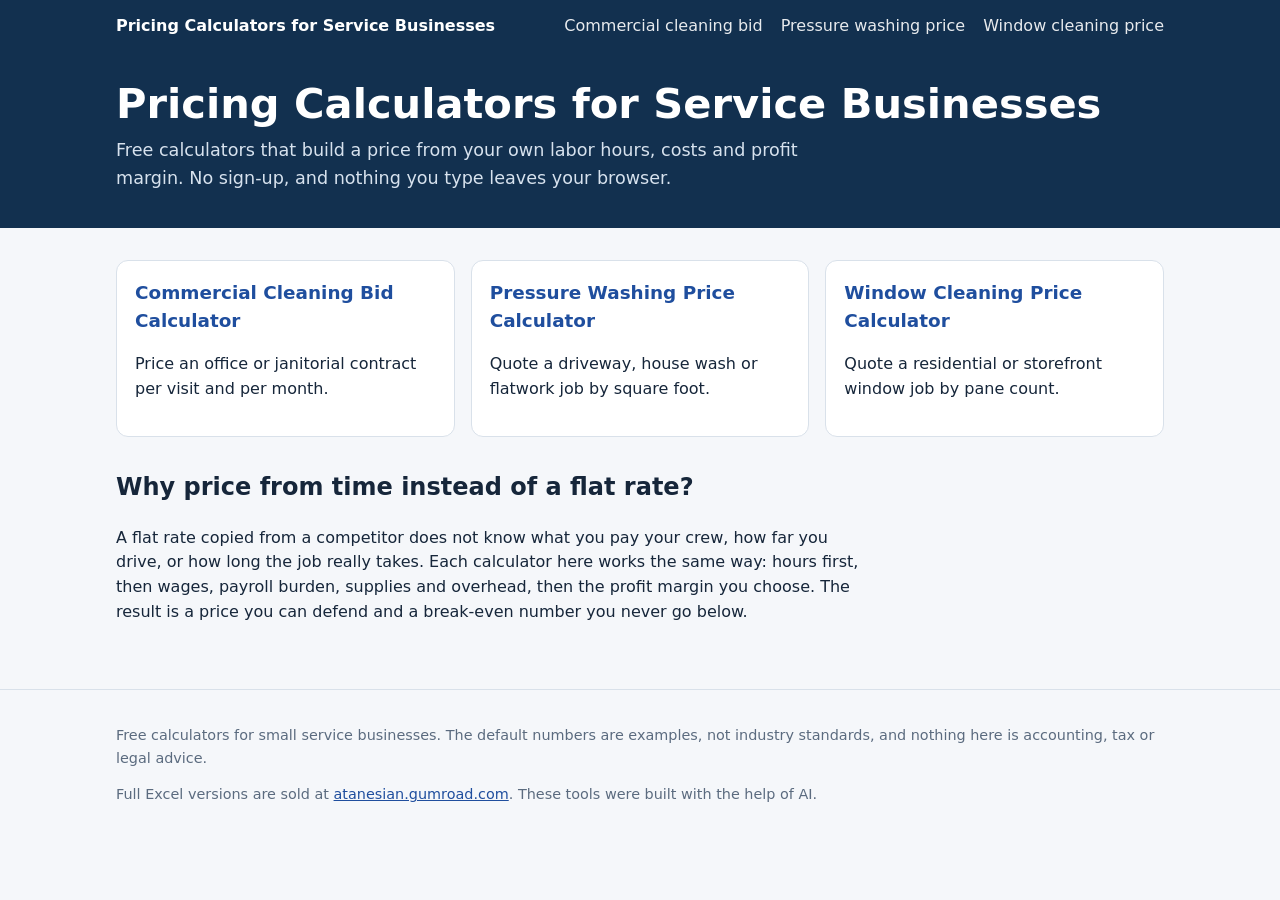
<file: index.html>
<!doctype html>
<html lang="en">
<head>
<meta charset="utf-8">
<meta name="viewport" content="width=device-width, initial-scale=1">
<title>Pricing Calculators for Service Businesses - Free Bid and Quote Tools</title>
<meta name="description" content="Free bid and quote calculators for cleaning and other service businesses. Build a price from labor hours, costs and profit margin.">
<link rel="canonical" href="https://atanesiand-stack.github.io/tools/">
<meta property="og:title" content="Pricing Calculators for Service Businesses - Free Bid and Quote Tools">
<meta property="og:description" content="Free bid and quote calculators for cleaning and other service businesses. Build a price from labor hours, costs and profit margin.">
<meta property="og:type" content="website">
<meta property="og:url" content="https://atanesiand-stack.github.io/tools/">
<link rel="stylesheet" href="style.css">
</head>
<body>
<header class="site"><div class="wrap"><a href="">Pricing Calculators for Service Businesses</a><nav aria-label="Calculators"><a href="commercial-cleaning-bid-calculator/">Commercial cleaning bid</a><a href="pressure-washing-price-calculator/">Pressure washing price</a><a href="window-cleaning-price-calculator/">Window cleaning price</a></nav></div></header>
<div class="hero"><div class="wrap"><h1>Pricing Calculators for Service Businesses</h1>
<p>Free calculators that build a price from your own labor hours, costs and profit margin. No sign-up, and nothing you type leaves your browser.</p></div></div>
<main><div class="wrap"><div class="tools"><a class="card" href="commercial-cleaning-bid-calculator/"><h2>Commercial Cleaning Bid Calculator</h2><p>Price an office or janitorial contract per visit and per month.</p></a><a class="card" href="pressure-washing-price-calculator/"><h2>Pressure Washing Price Calculator</h2><p>Quote a driveway, house wash or flatwork job by square foot.</p></a><a class="card" href="window-cleaning-price-calculator/"><h2>Window Cleaning Price Calculator</h2><p>Quote a residential or storefront window job by pane count.</p></a></div>
<div class="prose"><h2>Why price from time instead of a flat rate?</h2>
<p>A flat rate copied from a competitor does not know what you pay your crew, how far you drive, or how long the job really takes. Each calculator here works the same way: hours first, then wages, payroll burden, supplies and overhead, then the profit margin you choose. The result is a price you can defend and a break-even number you never go below.</p></div>
</div></main>
<footer><div class="wrap">
<p>Free calculators for small service businesses. The default numbers are examples, not industry standards, and nothing here is accounting, tax or legal advice.</p>
<p>Full Excel versions are sold at <a href="https://atanesian.gumroad.com">atanesian.gumroad.com</a>. These tools were built with the help of AI.</p>
</div></footer>
</body>
</html>
</file>
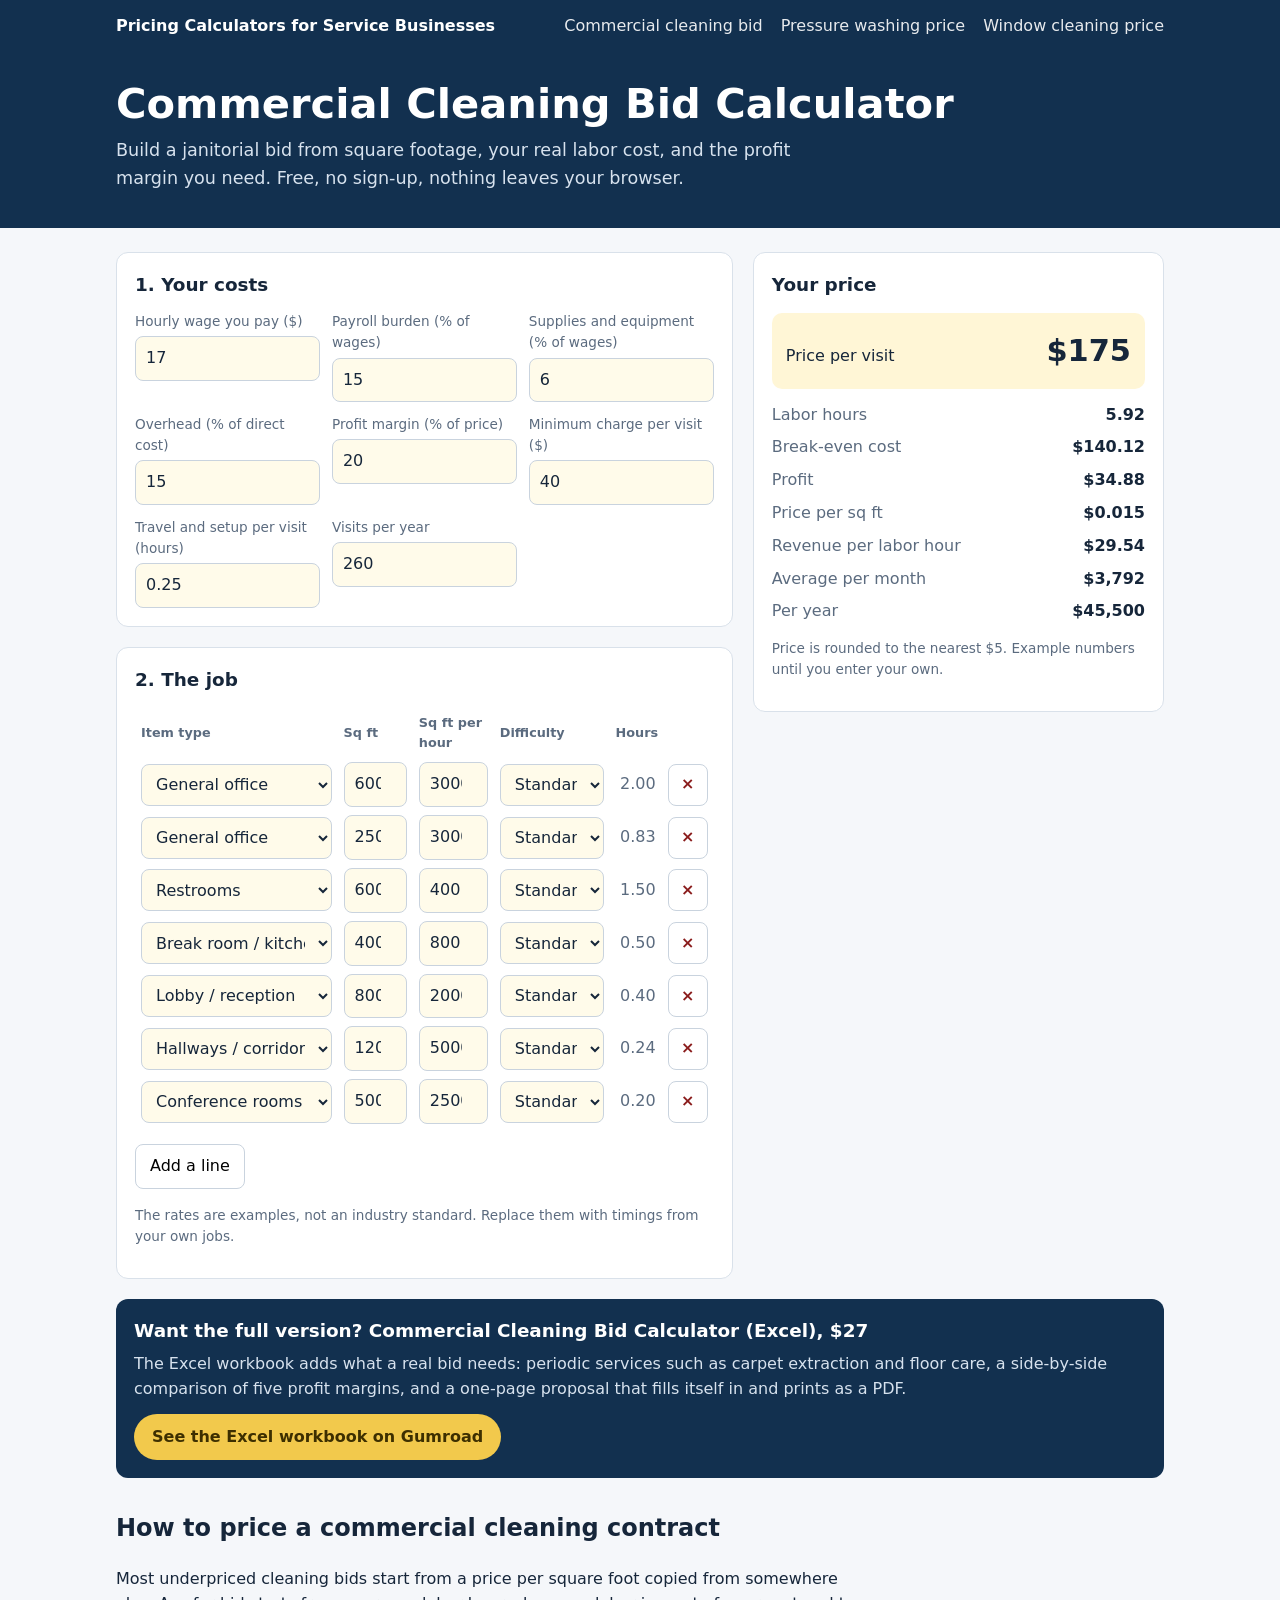
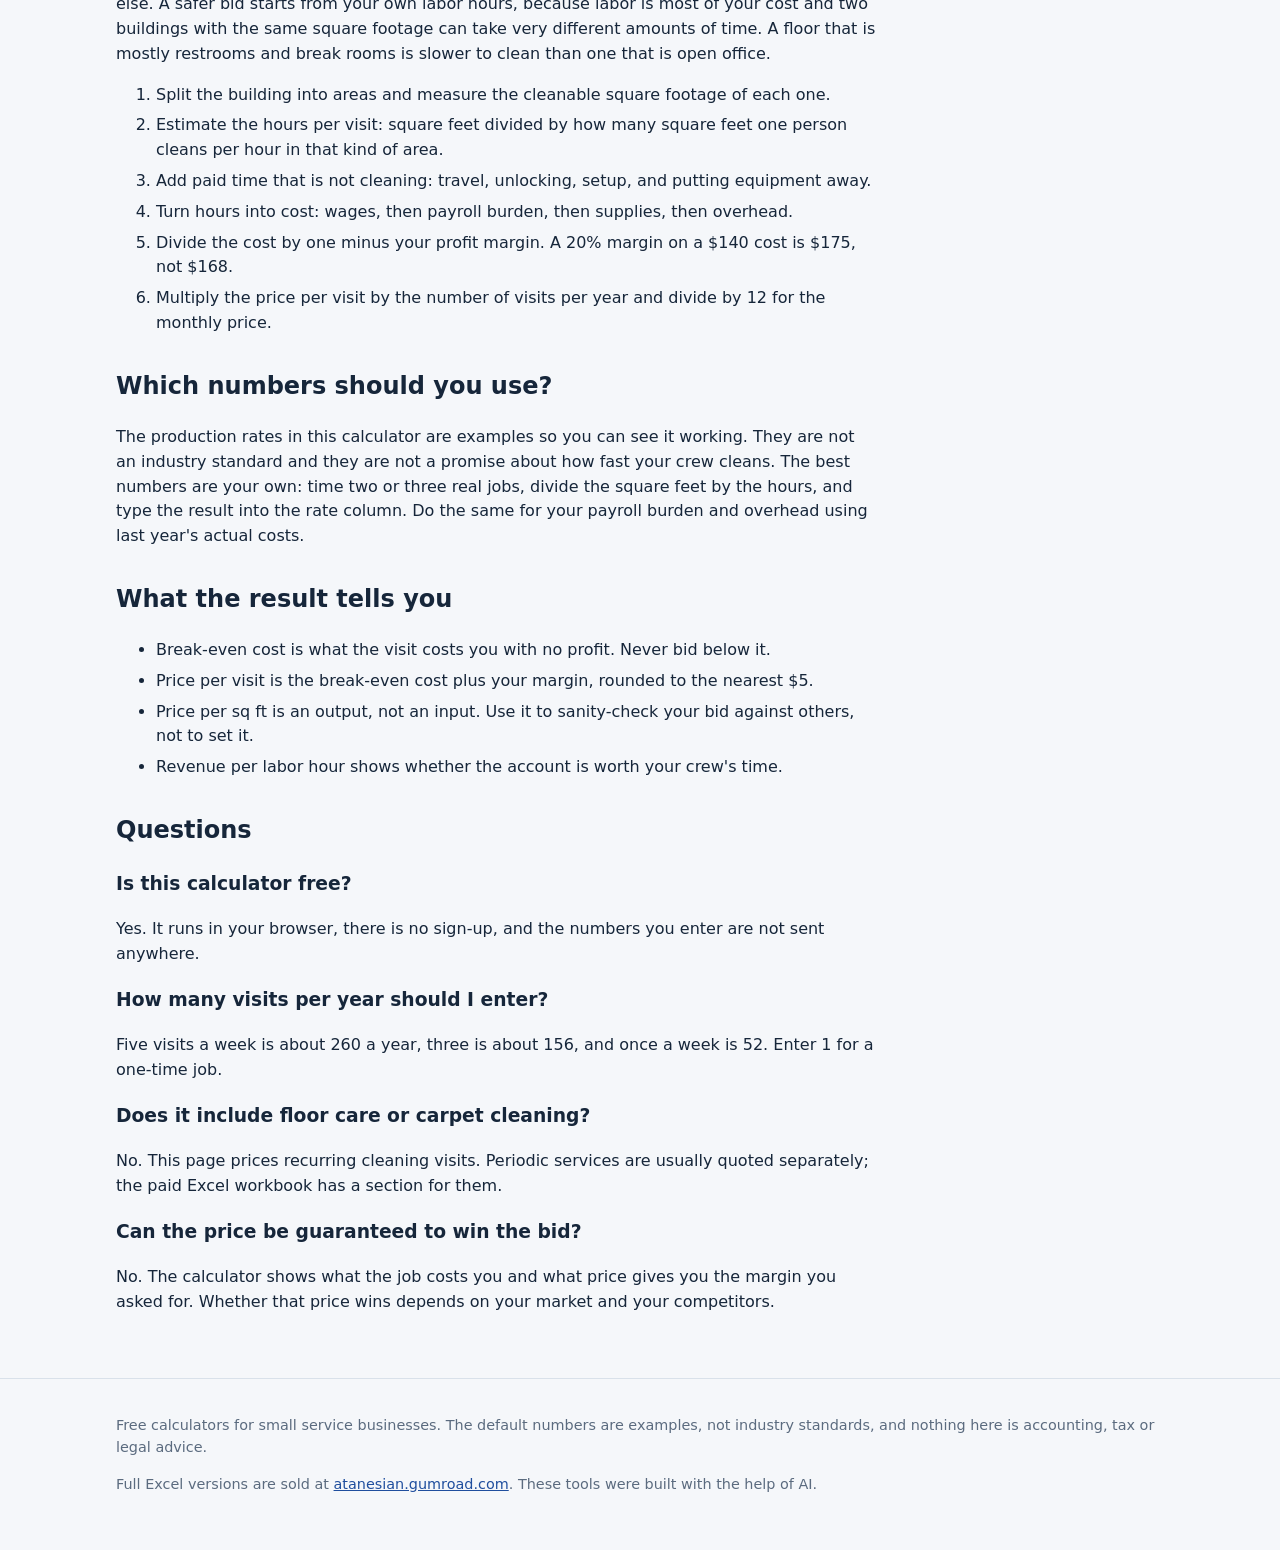
<file: commercial-cleaning-bid-calculator/index.html>
<!doctype html>
<html lang="en">
<head>
<meta charset="utf-8">
<meta name="viewport" content="width=device-width, initial-scale=1">
<title>Free Commercial Cleaning Bid Calculator (Price per Visit and per Month)</title>
<meta name="description" content="Free commercial cleaning bid calculator. Enter square footage by area, your labor cost, overhead and profit margin to get a price per visit, per month and per square foot.">
<link rel="canonical" href="https://atanesiand-stack.github.io/tools/commercial-cleaning-bid-calculator/">
<meta property="og:title" content="Free Commercial Cleaning Bid Calculator (Price per Visit and per Month)">
<meta property="og:description" content="Free commercial cleaning bid calculator. Enter square footage by area, your labor cost, overhead and profit margin to get a price per visit, per month and per square foot.">
<meta property="og:type" content="website">
<meta property="og:url" content="https://atanesiand-stack.github.io/tools/commercial-cleaning-bid-calculator/">
<link rel="stylesheet" href="../style.css">
<script type="application/ld+json">[{"@context": "https://schema.org", "@type": "WebApplication", "name": "Commercial Cleaning Bid Calculator", "url": "https://atanesiand-stack.github.io/tools/commercial-cleaning-bid-calculator/", "applicationCategory": "BusinessApplication", "operatingSystem": "Any", "description": "Free commercial cleaning bid calculator. Enter square footage by area, your labor cost, overhead and profit margin to get a price per visit, per month and per square foot.", "offers": {"@type": "Offer", "price": "0", "priceCurrency": "USD"}}, {"@context": "https://schema.org", "@type": "FAQPage", "mainEntity": [{"@type": "Question", "name": "Is this calculator free?", "acceptedAnswer": {"@type": "Answer", "text": "Yes. It runs in your browser, there is no sign-up, and the numbers you enter are not sent anywhere."}}, {"@type": "Question", "name": "How many visits per year should I enter?", "acceptedAnswer": {"@type": "Answer", "text": "Five visits a week is about 260 a year, three is about 156, and once a week is 52. Enter 1 for a one-time job."}}, {"@type": "Question", "name": "Does it include floor care or carpet cleaning?", "acceptedAnswer": {"@type": "Answer", "text": "No. This page prices recurring cleaning visits. Periodic services are usually quoted separately; the paid Excel workbook has a section for them."}}, {"@type": "Question", "name": "Can the price be guaranteed to win the bid?", "acceptedAnswer": {"@type": "Answer", "text": "No. The calculator shows what the job costs you and what price gives you the margin you asked for. Whether that price wins depends on your market and your competitors."}}]}]</script>
</head>
<body>
<header class="site"><div class="wrap"><a href="../">Pricing Calculators for Service Businesses</a><nav aria-label="Calculators"><a href="../commercial-cleaning-bid-calculator/">Commercial cleaning bid</a><a href="../pressure-washing-price-calculator/">Pressure washing price</a><a href="../window-cleaning-price-calculator/">Window cleaning price</a></nav></div></header>
<div class="hero"><div class="wrap"><h1>Commercial Cleaning Bid Calculator</h1><p>Build a janitorial bid from square footage, your real labor cost, and the profit margin you need. Free, no sign-up, nothing leaves your browser.</p></div></div>
<main><div class="wrap">
<form class="grid" novalidate>
<div>
<section class="card" aria-labelledby="h-costs"><h2 id="h-costs">1. Your costs</h2><div class="fields"><div><label for="wage">Hourly wage you pay ($)</label><input id="wage" type="number" min="0" step="0.5" inputmode="decimal" value="17"></div><div><label for="burden">Payroll burden (% of wages)</label><input id="burden" type="number" min="0" step="1" inputmode="decimal" value="15"></div><div><label for="supplies">Supplies and equipment (% of wages)</label><input id="supplies" type="number" min="0" step="1" inputmode="decimal" value="6"></div><div><label for="overhead">Overhead (% of direct cost)</label><input id="overhead" type="number" min="0" step="1" inputmode="decimal" value="15"></div><div><label for="margin">Profit margin (% of price)</label><input id="margin" type="number" min="0" step="1" inputmode="decimal" value="20"></div><div><label for="minimum">Minimum charge per visit ($)</label><input id="minimum" type="number" min="0" step="5" inputmode="decimal" value="40"></div><div><label for="travel">Travel and setup per visit (hours)</label><input id="travel" type="number" min="0" step="0.05" inputmode="decimal" value="0.25"></div><div><label for="visits">Visits per year</label><input id="visits" type="number" min="0" step="1" inputmode="decimal" value="260"></div></div></section>
<section class="card" style="margin-top:20px" aria-labelledby="h-lines"><h2 id="h-lines">2. The job</h2>
<div class="tablewrap"><table><thead><tr><th>Item type</th><th>Sq ft</th><th>Sq ft per hour</th><th>Difficulty</th><th class="num">Hours</th><th></th></tr></thead><tbody id="lines"></tbody></table></div>
<p><button type="button" id="add-line">Add a line</button></p>
<p class="note">The rates are examples, not an industry standard. Replace them with timings from your own jobs.</p></section>
</div>
<aside class="card results" aria-live="polite" aria-labelledby="h-result"><h2 id="h-result">Your price</h2>
<div class="price"><span>Price per visit</span><strong id="r-price">$0</strong></div>
<p class="note" id="r-min" hidden>Your minimum charge applies to this visit.</p>
<dl>
<dt>Labor hours</dt><dd id="r-hours">0</dd>
<dt>Break-even cost</dt><dd id="r-breakeven">$0</dd>
<dt>Profit</dt><dd id="r-profit">$0</dd>
<dt>Price per sq ft</dt><dd id="r-unit">-</dd>
<dt>Revenue per labor hour</dt><dd id="r-hour">-</dd>
<dt>Average per month</dt><dd id="r-month">$0</dd>
<dt>Per year</dt><dd id="r-year">$0</dd>
</dl>
<p class="note">Price is rounded to the nearest $5. Example numbers until you enter your own.</p>
</aside>
</form>
<section class="cta" aria-labelledby="h-cta"><h2 id="h-cta">Want the full version? Commercial Cleaning Bid Calculator (Excel), $27</h2>
<p>The Excel workbook adds what a real bid needs: periodic services such as carpet extraction and floor care, a side-by-side comparison of five profit margins, and a one-page proposal that fills itself in and prints as a PDF.</p><a class="btn" href="https://atanesian.gumroad.com/l/commercial-cleaning-bid-calculator">See the Excel workbook on Gumroad</a></section>
<div class="prose">
<h2>How to price a commercial cleaning contract</h2>
<p>Most underpriced cleaning bids start from a price per square foot copied from somewhere else. A safer bid starts from your own labor hours, because labor is most of your cost and two buildings with the same square footage can take very different amounts of time. A floor that is mostly restrooms and break rooms is slower to clean than one that is open office.</p>
<ol><li>Split the building into areas and measure the cleanable square footage of each one.</li><li>Estimate the hours per visit: square feet divided by how many square feet one person cleans per hour in that kind of area.</li><li>Add paid time that is not cleaning: travel, unlocking, setup, and putting equipment away.</li><li>Turn hours into cost: wages, then payroll burden, then supplies, then overhead.</li><li>Divide the cost by one minus your profit margin. A 20% margin on a $140 cost is $175, not $168.</li><li>Multiply the price per visit by the number of visits per year and divide by 12 for the monthly price.</li></ol>
<h2>Which numbers should you use?</h2>
<p>The production rates in this calculator are examples so you can see it working. They are not an industry standard and they are not a promise about how fast your crew cleans. The best numbers are your own: time two or three real jobs, divide the square feet by the hours, and type the result into the rate column. Do the same for your payroll burden and overhead using last year&#x27;s actual costs.</p>
<h2>What the result tells you</h2>
<ul><li>Break-even cost is what the visit costs you with no profit. Never bid below it.</li><li>Price per visit is the break-even cost plus your margin, rounded to the nearest $5.</li><li>Price per sq ft is an output, not an input. Use it to sanity-check your bid against others, not to set it.</li><li>Revenue per labor hour shows whether the account is worth your crew&#x27;s time.</li></ul>
<h2>Questions</h2>
<h3>Is this calculator free?</h3><p>Yes. It runs in your browser, there is no sign-up, and the numbers you enter are not sent anywhere.</p><h3>How many visits per year should I enter?</h3><p>Five visits a week is about 260 a year, three is about 156, and once a week is 52. Enter 1 for a one-time job.</p><h3>Does it include floor care or carpet cleaning?</h3><p>No. This page prices recurring cleaning visits. Periodic services are usually quoted separately; the paid Excel workbook has a section for them.</p><h3>Can the price be guaranteed to win the bid?</h3><p>No. The calculator shows what the job costs you and what price gives you the margin you asked for. Whether that price wins depends on your market and your competitors.</p>
</div>
</div></main>
<script type="application/json" id="calc-config">{"rate_mode": "units_per_hour", "qty_label": "Sq ft", "rate_label": "Sq ft per hour", "item_types": [["General office", 3000], ["Restrooms", 400], ["Break room / kitchenette", 800], ["Lobby / reception", 2000], ["Hallways / corridors", 5000], ["Conference rooms", 2500], ["Stairwells", 1500], ["Medical / exam rooms", 800], ["Retail sales floor", 4000], ["Warehouse / light sweep", 8000]], "difficulty": [["Standard", 1.0], ["Heavy traffic", 1.2], ["Initial deep clean", 1.5]], "example_lines": [[0, 6000, 0], [0, 2500, 0], [1, 600, 0], [2, 400, 0], [3, 800, 0], [4, 1200, 0], [5, 500, 0]]}</script>
<script src="../app.js"></script>
<footer><div class="wrap">
<p>Free calculators for small service businesses. The default numbers are examples, not industry standards, and nothing here is accounting, tax or legal advice.</p>
<p>Full Excel versions are sold at <a href="https://atanesian.gumroad.com">atanesian.gumroad.com</a>. These tools were built with the help of AI.</p>
</div></footer>
</body>
</html>
</file>
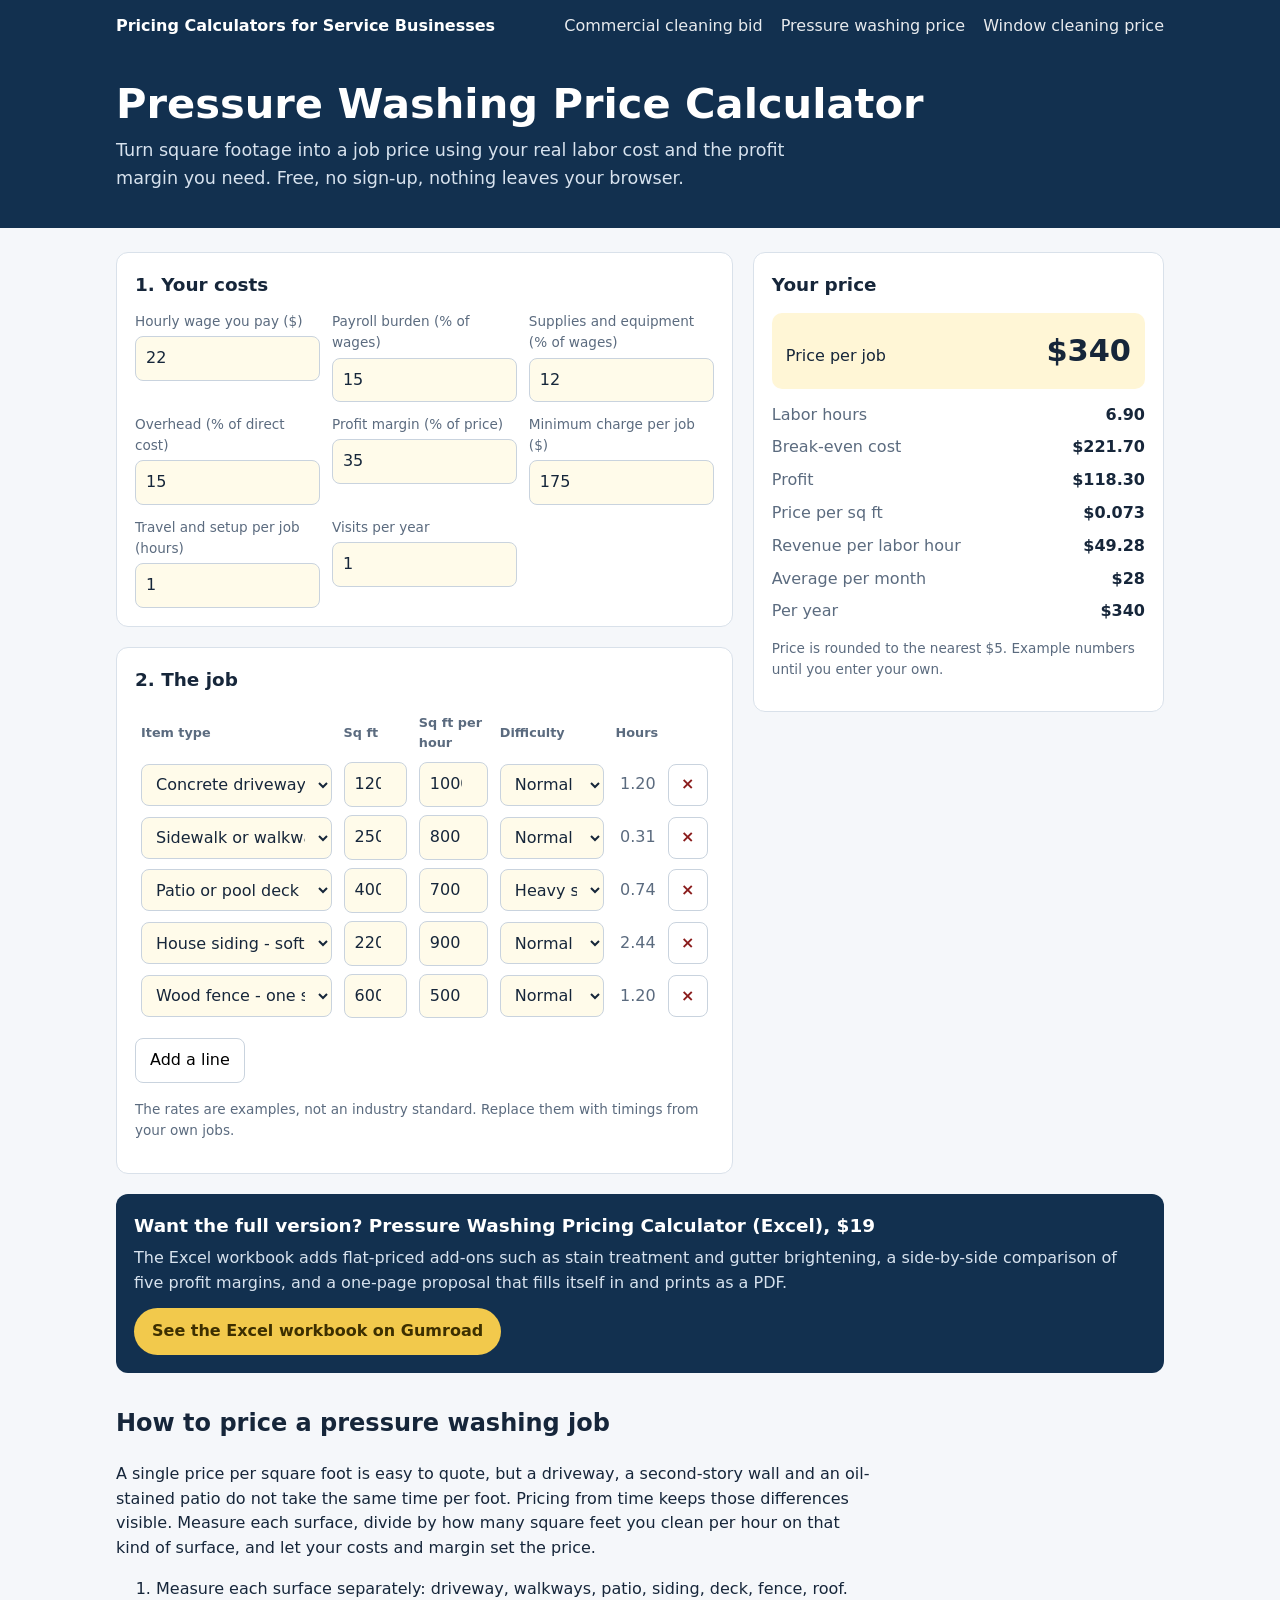
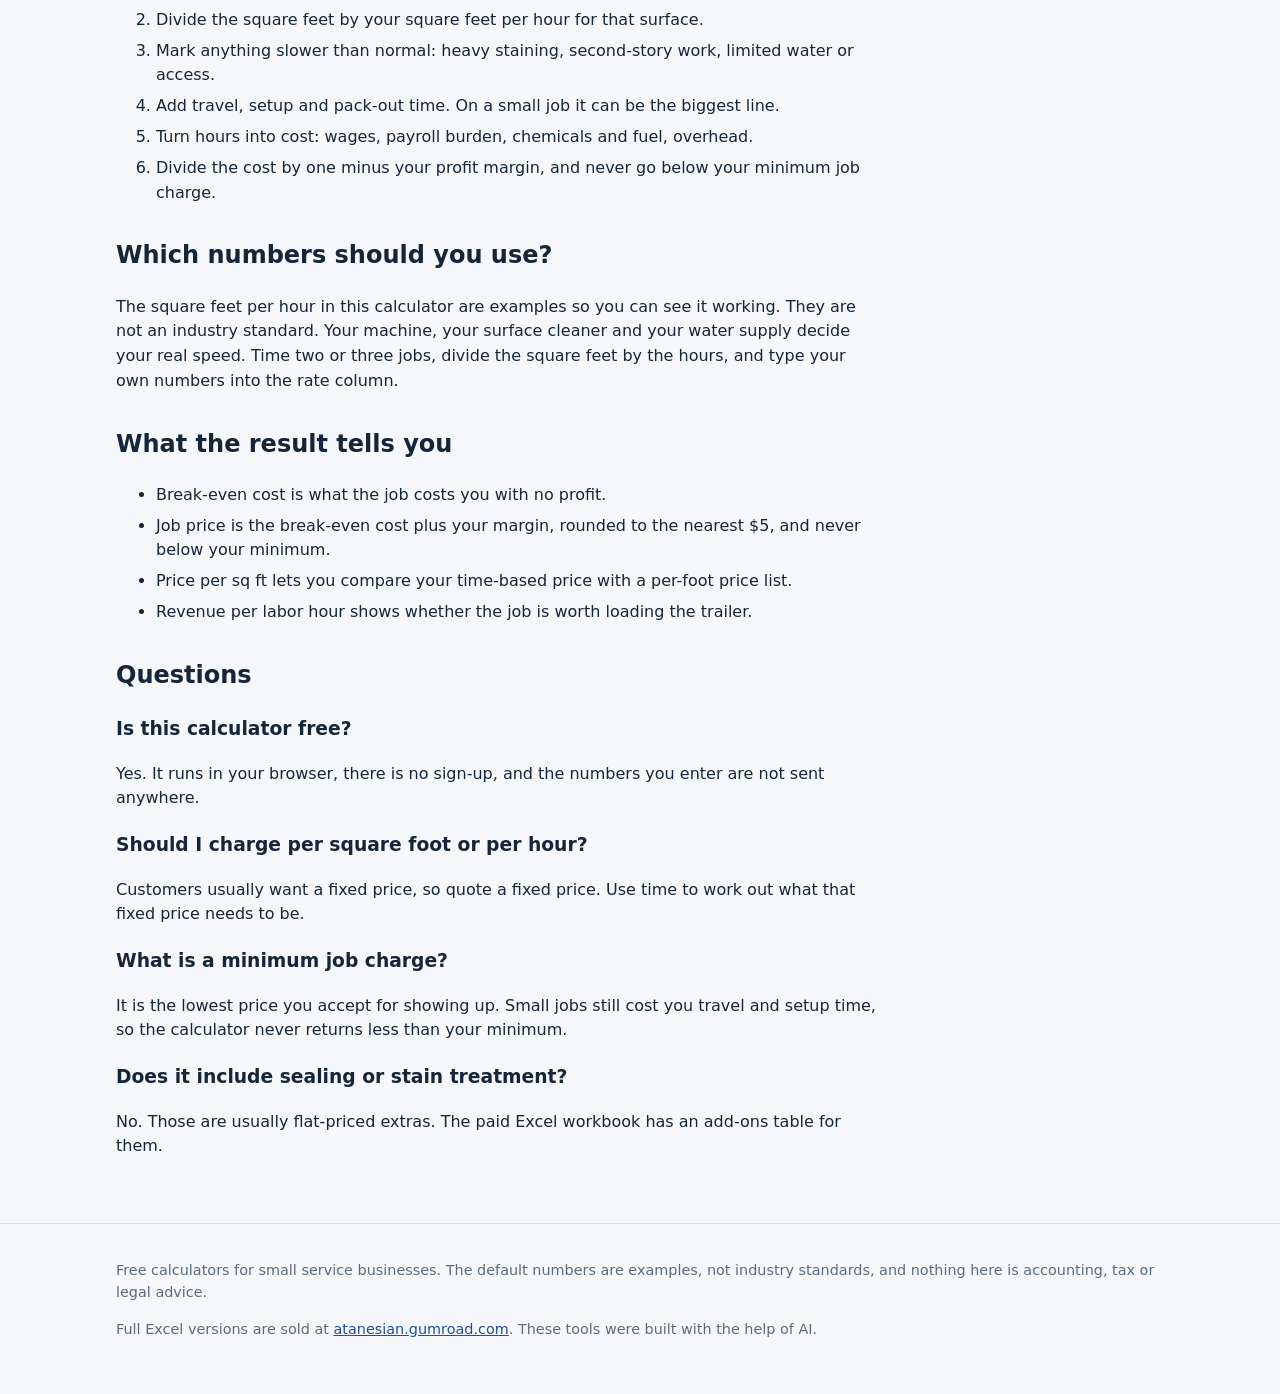
<file: pressure-washing-price-calculator/index.html>
<!doctype html>
<html lang="en">
<head>
<meta charset="utf-8">
<meta name="viewport" content="width=device-width, initial-scale=1">
<title>Free Pressure Washing Price Calculator (Quote by Square Foot)</title>
<meta name="description" content="Free pressure washing price calculator. Enter square footage by surface, your labor cost and profit margin to get a job price, price per square foot and revenue per hour.">
<link rel="canonical" href="https://atanesiand-stack.github.io/tools/pressure-washing-price-calculator/">
<meta property="og:title" content="Free Pressure Washing Price Calculator (Quote by Square Foot)">
<meta property="og:description" content="Free pressure washing price calculator. Enter square footage by surface, your labor cost and profit margin to get a job price, price per square foot and revenue per hour.">
<meta property="og:type" content="website">
<meta property="og:url" content="https://atanesiand-stack.github.io/tools/pressure-washing-price-calculator/">
<link rel="stylesheet" href="../style.css">
<script type="application/ld+json">[{"@context": "https://schema.org", "@type": "WebApplication", "name": "Pressure Washing Price Calculator", "url": "https://atanesiand-stack.github.io/tools/pressure-washing-price-calculator/", "applicationCategory": "BusinessApplication", "operatingSystem": "Any", "description": "Free pressure washing price calculator. Enter square footage by surface, your labor cost and profit margin to get a job price, price per square foot and revenue per hour.", "offers": {"@type": "Offer", "price": "0", "priceCurrency": "USD"}}, {"@context": "https://schema.org", "@type": "FAQPage", "mainEntity": [{"@type": "Question", "name": "Is this calculator free?", "acceptedAnswer": {"@type": "Answer", "text": "Yes. It runs in your browser, there is no sign-up, and the numbers you enter are not sent anywhere."}}, {"@type": "Question", "name": "Should I charge per square foot or per hour?", "acceptedAnswer": {"@type": "Answer", "text": "Customers usually want a fixed price, so quote a fixed price. Use time to work out what that fixed price needs to be."}}, {"@type": "Question", "name": "What is a minimum job charge?", "acceptedAnswer": {"@type": "Answer", "text": "It is the lowest price you accept for showing up. Small jobs still cost you travel and setup time, so the calculator never returns less than your minimum."}}, {"@type": "Question", "name": "Does it include sealing or stain treatment?", "acceptedAnswer": {"@type": "Answer", "text": "No. Those are usually flat-priced extras. The paid Excel workbook has an add-ons table for them."}}]}]</script>
</head>
<body>
<header class="site"><div class="wrap"><a href="../">Pricing Calculators for Service Businesses</a><nav aria-label="Calculators"><a href="../commercial-cleaning-bid-calculator/">Commercial cleaning bid</a><a href="../pressure-washing-price-calculator/">Pressure washing price</a><a href="../window-cleaning-price-calculator/">Window cleaning price</a></nav></div></header>
<div class="hero"><div class="wrap"><h1>Pressure Washing Price Calculator</h1><p>Turn square footage into a job price using your real labor cost and the profit margin you need. Free, no sign-up, nothing leaves your browser.</p></div></div>
<main><div class="wrap">
<form class="grid" novalidate>
<div>
<section class="card" aria-labelledby="h-costs"><h2 id="h-costs">1. Your costs</h2><div class="fields"><div><label for="wage">Hourly wage you pay ($)</label><input id="wage" type="number" min="0" step="0.5" inputmode="decimal" value="22"></div><div><label for="burden">Payroll burden (% of wages)</label><input id="burden" type="number" min="0" step="1" inputmode="decimal" value="15"></div><div><label for="supplies">Supplies and equipment (% of wages)</label><input id="supplies" type="number" min="0" step="1" inputmode="decimal" value="12"></div><div><label for="overhead">Overhead (% of direct cost)</label><input id="overhead" type="number" min="0" step="1" inputmode="decimal" value="15"></div><div><label for="margin">Profit margin (% of price)</label><input id="margin" type="number" min="0" step="1" inputmode="decimal" value="35"></div><div><label for="minimum">Minimum charge per job ($)</label><input id="minimum" type="number" min="0" step="5" inputmode="decimal" value="175"></div><div><label for="travel">Travel and setup per job (hours)</label><input id="travel" type="number" min="0" step="0.05" inputmode="decimal" value="1"></div><div><label for="visits">Visits per year</label><input id="visits" type="number" min="0" step="1" inputmode="decimal" value="1"></div></div></section>
<section class="card" style="margin-top:20px" aria-labelledby="h-lines"><h2 id="h-lines">2. The job</h2>
<div class="tablewrap"><table><thead><tr><th>Item type</th><th>Sq ft</th><th>Sq ft per hour</th><th>Difficulty</th><th class="num">Hours</th><th></th></tr></thead><tbody id="lines"></tbody></table></div>
<p><button type="button" id="add-line">Add a line</button></p>
<p class="note">The rates are examples, not an industry standard. Replace them with timings from your own jobs.</p></section>
</div>
<aside class="card results" aria-live="polite" aria-labelledby="h-result"><h2 id="h-result">Your price</h2>
<div class="price"><span>Price per job</span><strong id="r-price">$0</strong></div>
<p class="note" id="r-min" hidden>Your minimum charge applies to this job.</p>
<dl>
<dt>Labor hours</dt><dd id="r-hours">0</dd>
<dt>Break-even cost</dt><dd id="r-breakeven">$0</dd>
<dt>Profit</dt><dd id="r-profit">$0</dd>
<dt>Price per sq ft</dt><dd id="r-unit">-</dd>
<dt>Revenue per labor hour</dt><dd id="r-hour">-</dd>
<dt>Average per month</dt><dd id="r-month">$0</dd>
<dt>Per year</dt><dd id="r-year">$0</dd>
</dl>
<p class="note">Price is rounded to the nearest $5. Example numbers until you enter your own.</p>
</aside>
</form>
<section class="cta" aria-labelledby="h-cta"><h2 id="h-cta">Want the full version? Pressure Washing Pricing Calculator (Excel), $19</h2>
<p>The Excel workbook adds flat-priced add-ons such as stain treatment and gutter brightening, a side-by-side comparison of five profit margins, and a one-page proposal that fills itself in and prints as a PDF.</p><a class="btn" href="https://atanesian.gumroad.com/l/pressure-washing-pricing-calculator">See the Excel workbook on Gumroad</a></section>
<div class="prose">
<h2>How to price a pressure washing job</h2>
<p>A single price per square foot is easy to quote, but a driveway, a second-story wall and an oil-stained patio do not take the same time per foot. Pricing from time keeps those differences visible. Measure each surface, divide by how many square feet you clean per hour on that kind of surface, and let your costs and margin set the price.</p>
<ol><li>Measure each surface separately: driveway, walkways, patio, siding, deck, fence, roof.</li><li>Divide the square feet by your square feet per hour for that surface.</li><li>Mark anything slower than normal: heavy staining, second-story work, limited water or access.</li><li>Add travel, setup and pack-out time. On a small job it can be the biggest line.</li><li>Turn hours into cost: wages, payroll burden, chemicals and fuel, overhead.</li><li>Divide the cost by one minus your profit margin, and never go below your minimum job charge.</li></ol>
<h2>Which numbers should you use?</h2>
<p>The square feet per hour in this calculator are examples so you can see it working. They are not an industry standard. Your machine, your surface cleaner and your water supply decide your real speed. Time two or three jobs, divide the square feet by the hours, and type your own numbers into the rate column.</p>
<h2>What the result tells you</h2>
<ul><li>Break-even cost is what the job costs you with no profit.</li><li>Job price is the break-even cost plus your margin, rounded to the nearest $5, and never below your minimum.</li><li>Price per sq ft lets you compare your time-based price with a per-foot price list.</li><li>Revenue per labor hour shows whether the job is worth loading the trailer.</li></ul>
<h2>Questions</h2>
<h3>Is this calculator free?</h3><p>Yes. It runs in your browser, there is no sign-up, and the numbers you enter are not sent anywhere.</p><h3>Should I charge per square foot or per hour?</h3><p>Customers usually want a fixed price, so quote a fixed price. Use time to work out what that fixed price needs to be.</p><h3>What is a minimum job charge?</h3><p>It is the lowest price you accept for showing up. Small jobs still cost you travel and setup time, so the calculator never returns less than your minimum.</p><h3>Does it include sealing or stain treatment?</h3><p>No. Those are usually flat-priced extras. The paid Excel workbook has an add-ons table for them.</p>
</div>
</div></main>
<script type="application/json" id="calc-config">{"rate_mode": "units_per_hour", "qty_label": "Sq ft", "rate_label": "Sq ft per hour", "item_types": [["Concrete driveway - surface cleaner", 1000], ["Sidewalk or walkway", 800], ["Patio or pool deck", 700], ["House siding - soft wash", 900], ["Wood deck - wash only", 400], ["Wood fence - one side", 500], ["Roof - soft wash", 600], ["Brick or pavers", 500], ["Parking lot or commercial flatwork", 1500]], "difficulty": [["Normal", 1.0], ["Heavy staining or oil", 1.3], ["Second story", 1.25], ["Limited water or access", 1.2], ["Post-construction", 1.5]], "example_lines": [[0, 1200, 0], [1, 250, 0], [2, 400, 1], [3, 2200, 0], [5, 600, 0]]}</script>
<script src="../app.js"></script>
<footer><div class="wrap">
<p>Free calculators for small service businesses. The default numbers are examples, not industry standards, and nothing here is accounting, tax or legal advice.</p>
<p>Full Excel versions are sold at <a href="https://atanesian.gumroad.com">atanesian.gumroad.com</a>. These tools were built with the help of AI.</p>
</div></footer>
</body>
</html>
</file>
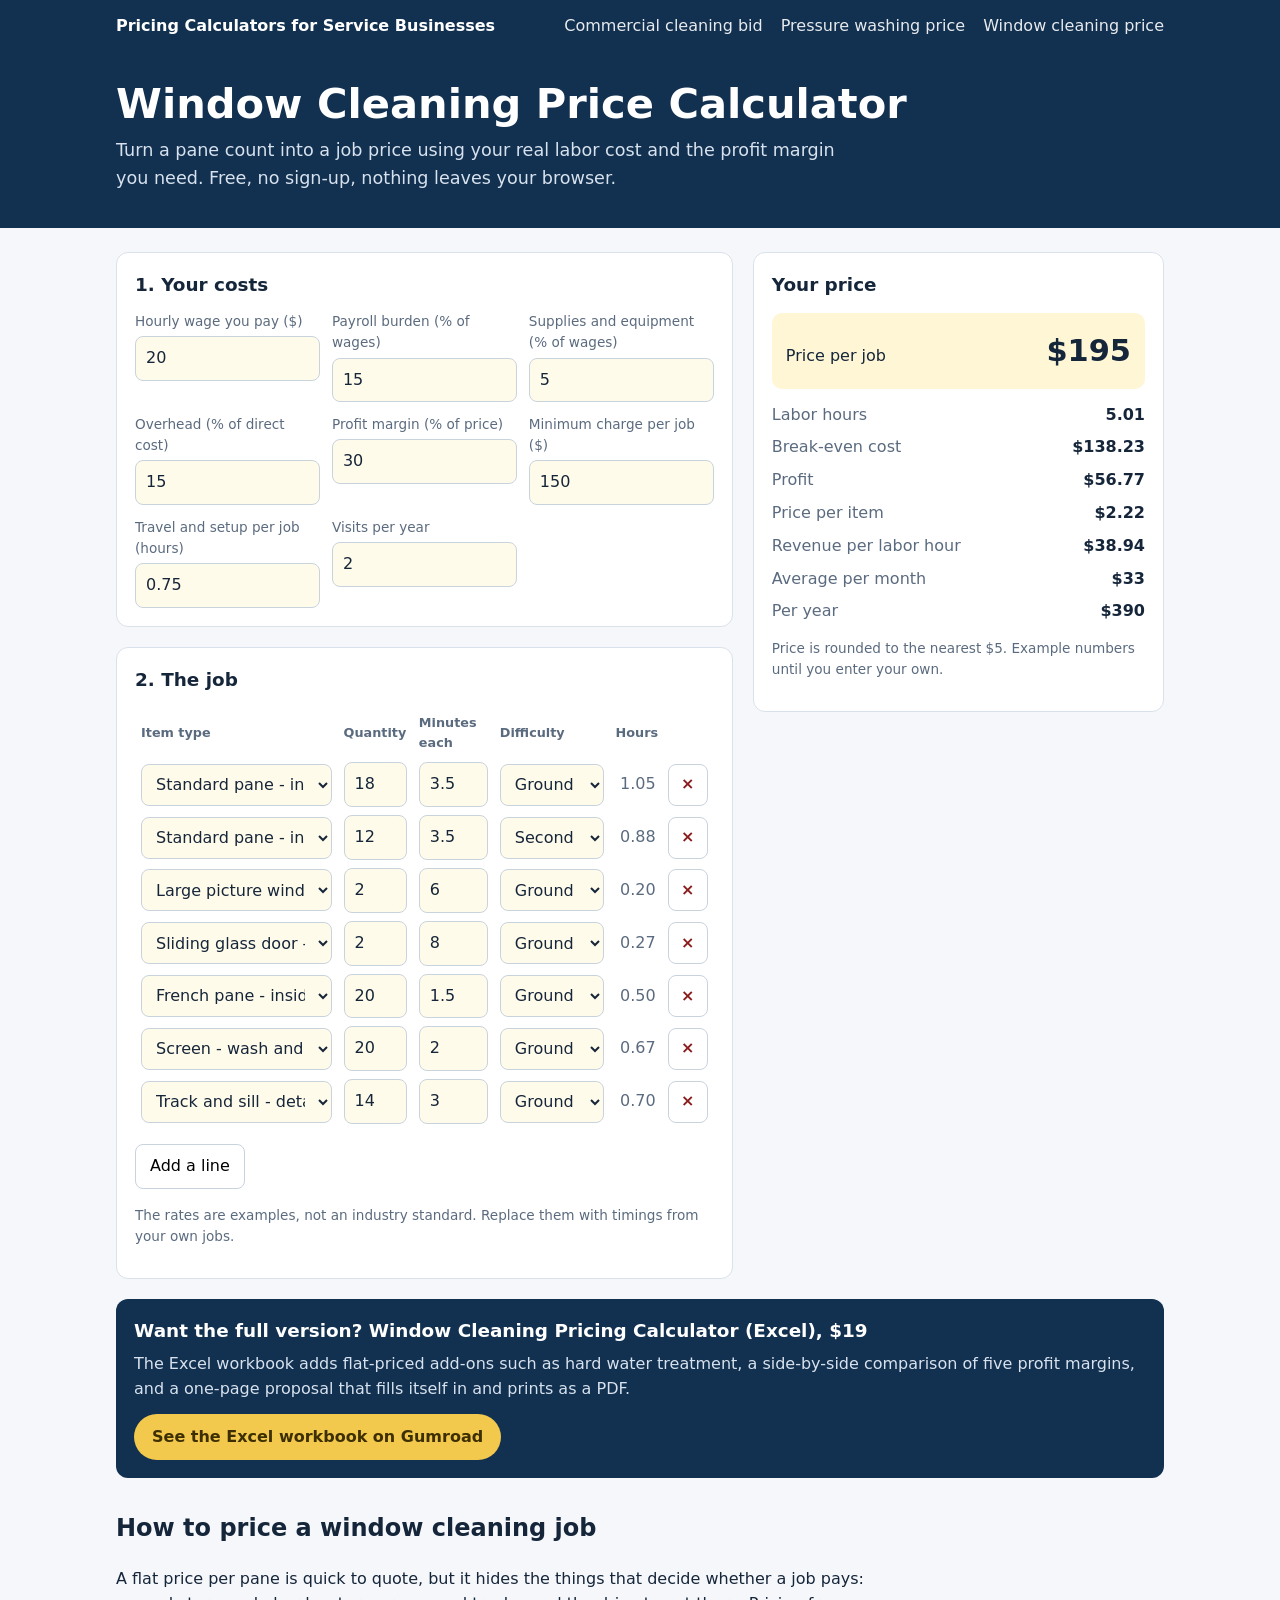
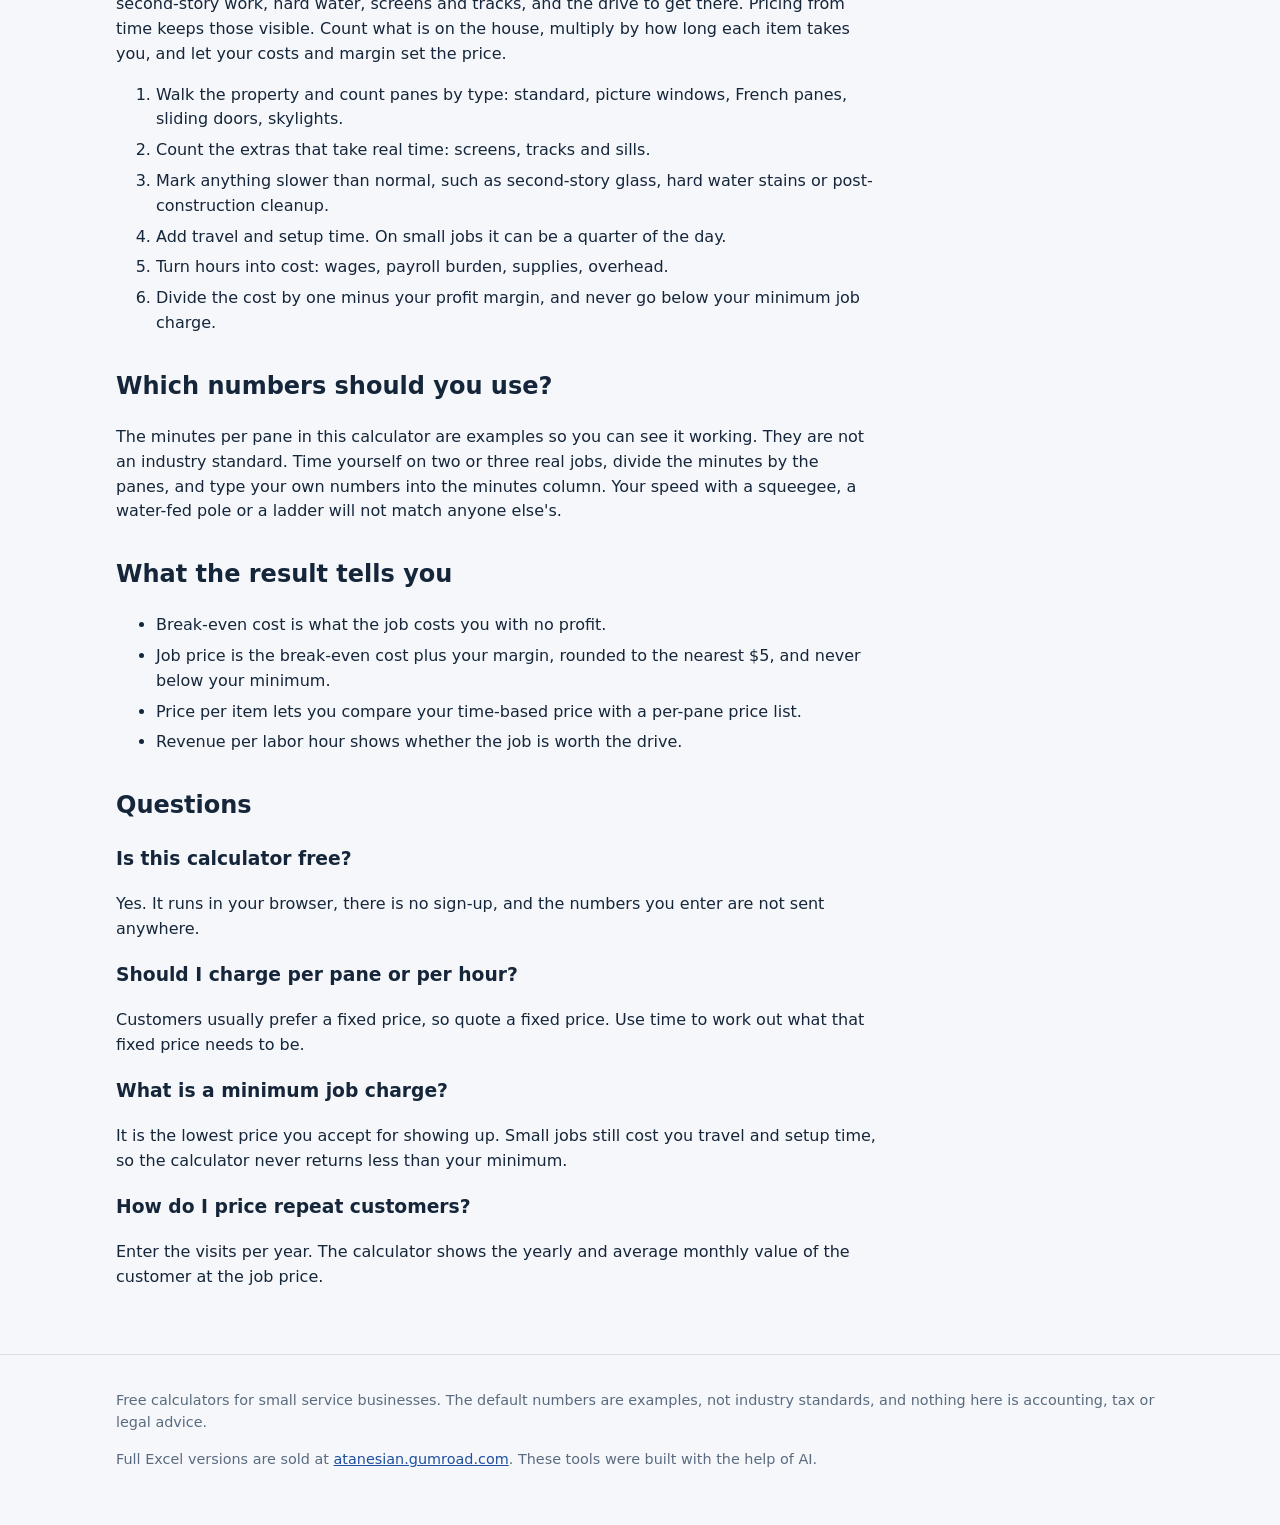
<file: window-cleaning-price-calculator/index.html>
<!doctype html>
<html lang="en">
<head>
<meta charset="utf-8">
<meta name="viewport" content="width=device-width, initial-scale=1">
<title>Free Window Cleaning Price Calculator (Quote by Pane Count)</title>
<meta name="description" content="Free window cleaning price calculator. Enter pane counts, minutes per pane, your labor cost and profit margin to get a job price, price per pane and revenue per hour.">
<link rel="canonical" href="https://atanesiand-stack.github.io/tools/window-cleaning-price-calculator/">
<meta property="og:title" content="Free Window Cleaning Price Calculator (Quote by Pane Count)">
<meta property="og:description" content="Free window cleaning price calculator. Enter pane counts, minutes per pane, your labor cost and profit margin to get a job price, price per pane and revenue per hour.">
<meta property="og:type" content="website">
<meta property="og:url" content="https://atanesiand-stack.github.io/tools/window-cleaning-price-calculator/">
<link rel="stylesheet" href="../style.css">
<script type="application/ld+json">[{"@context": "https://schema.org", "@type": "WebApplication", "name": "Window Cleaning Price Calculator", "url": "https://atanesiand-stack.github.io/tools/window-cleaning-price-calculator/", "applicationCategory": "BusinessApplication", "operatingSystem": "Any", "description": "Free window cleaning price calculator. Enter pane counts, minutes per pane, your labor cost and profit margin to get a job price, price per pane and revenue per hour.", "offers": {"@type": "Offer", "price": "0", "priceCurrency": "USD"}}, {"@context": "https://schema.org", "@type": "FAQPage", "mainEntity": [{"@type": "Question", "name": "Is this calculator free?", "acceptedAnswer": {"@type": "Answer", "text": "Yes. It runs in your browser, there is no sign-up, and the numbers you enter are not sent anywhere."}}, {"@type": "Question", "name": "Should I charge per pane or per hour?", "acceptedAnswer": {"@type": "Answer", "text": "Customers usually prefer a fixed price, so quote a fixed price. Use time to work out what that fixed price needs to be."}}, {"@type": "Question", "name": "What is a minimum job charge?", "acceptedAnswer": {"@type": "Answer", "text": "It is the lowest price you accept for showing up. Small jobs still cost you travel and setup time, so the calculator never returns less than your minimum."}}, {"@type": "Question", "name": "How do I price repeat customers?", "acceptedAnswer": {"@type": "Answer", "text": "Enter the visits per year. The calculator shows the yearly and average monthly value of the customer at the job price."}}]}]</script>
</head>
<body>
<header class="site"><div class="wrap"><a href="../">Pricing Calculators for Service Businesses</a><nav aria-label="Calculators"><a href="../commercial-cleaning-bid-calculator/">Commercial cleaning bid</a><a href="../pressure-washing-price-calculator/">Pressure washing price</a><a href="../window-cleaning-price-calculator/">Window cleaning price</a></nav></div></header>
<div class="hero"><div class="wrap"><h1>Window Cleaning Price Calculator</h1><p>Turn a pane count into a job price using your real labor cost and the profit margin you need. Free, no sign-up, nothing leaves your browser.</p></div></div>
<main><div class="wrap">
<form class="grid" novalidate>
<div>
<section class="card" aria-labelledby="h-costs"><h2 id="h-costs">1. Your costs</h2><div class="fields"><div><label for="wage">Hourly wage you pay ($)</label><input id="wage" type="number" min="0" step="0.5" inputmode="decimal" value="20"></div><div><label for="burden">Payroll burden (% of wages)</label><input id="burden" type="number" min="0" step="1" inputmode="decimal" value="15"></div><div><label for="supplies">Supplies and equipment (% of wages)</label><input id="supplies" type="number" min="0" step="1" inputmode="decimal" value="5"></div><div><label for="overhead">Overhead (% of direct cost)</label><input id="overhead" type="number" min="0" step="1" inputmode="decimal" value="15"></div><div><label for="margin">Profit margin (% of price)</label><input id="margin" type="number" min="0" step="1" inputmode="decimal" value="30"></div><div><label for="minimum">Minimum charge per job ($)</label><input id="minimum" type="number" min="0" step="5" inputmode="decimal" value="150"></div><div><label for="travel">Travel and setup per job (hours)</label><input id="travel" type="number" min="0" step="0.05" inputmode="decimal" value="0.75"></div><div><label for="visits">Visits per year</label><input id="visits" type="number" min="0" step="1" inputmode="decimal" value="2"></div></div></section>
<section class="card" style="margin-top:20px" aria-labelledby="h-lines"><h2 id="h-lines">2. The job</h2>
<div class="tablewrap"><table><thead><tr><th>Item type</th><th>Quantity</th><th>Minutes each</th><th>Difficulty</th><th class="num">Hours</th><th></th></tr></thead><tbody id="lines"></tbody></table></div>
<p><button type="button" id="add-line">Add a line</button></p>
<p class="note">The rates are examples, not an industry standard. Replace them with timings from your own jobs.</p></section>
</div>
<aside class="card results" aria-live="polite" aria-labelledby="h-result"><h2 id="h-result">Your price</h2>
<div class="price"><span>Price per job</span><strong id="r-price">$0</strong></div>
<p class="note" id="r-min" hidden>Your minimum charge applies to this job.</p>
<dl>
<dt>Labor hours</dt><dd id="r-hours">0</dd>
<dt>Break-even cost</dt><dd id="r-breakeven">$0</dd>
<dt>Profit</dt><dd id="r-profit">$0</dd>
<dt>Price per item</dt><dd id="r-unit">-</dd>
<dt>Revenue per labor hour</dt><dd id="r-hour">-</dd>
<dt>Average per month</dt><dd id="r-month">$0</dd>
<dt>Per year</dt><dd id="r-year">$0</dd>
</dl>
<p class="note">Price is rounded to the nearest $5. Example numbers until you enter your own.</p>
</aside>
</form>
<section class="cta" aria-labelledby="h-cta"><h2 id="h-cta">Want the full version? Window Cleaning Pricing Calculator (Excel), $19</h2>
<p>The Excel workbook adds flat-priced add-ons such as hard water treatment, a side-by-side comparison of five profit margins, and a one-page proposal that fills itself in and prints as a PDF.</p><a class="btn" href="https://atanesian.gumroad.com/l/window-cleaning-pricing-calculator">See the Excel workbook on Gumroad</a></section>
<div class="prose">
<h2>How to price a window cleaning job</h2>
<p>A flat price per pane is quick to quote, but it hides the things that decide whether a job pays: second-story work, hard water, screens and tracks, and the drive to get there. Pricing from time keeps those visible. Count what is on the house, multiply by how long each item takes you, and let your costs and margin set the price.</p>
<ol><li>Walk the property and count panes by type: standard, picture windows, French panes, sliding doors, skylights.</li><li>Count the extras that take real time: screens, tracks and sills.</li><li>Mark anything slower than normal, such as second-story glass, hard water stains or post-construction cleanup.</li><li>Add travel and setup time. On small jobs it can be a quarter of the day.</li><li>Turn hours into cost: wages, payroll burden, supplies, overhead.</li><li>Divide the cost by one minus your profit margin, and never go below your minimum job charge.</li></ol>
<h2>Which numbers should you use?</h2>
<p>The minutes per pane in this calculator are examples so you can see it working. They are not an industry standard. Time yourself on two or three real jobs, divide the minutes by the panes, and type your own numbers into the minutes column. Your speed with a squeegee, a water-fed pole or a ladder will not match anyone else&#x27;s.</p>
<h2>What the result tells you</h2>
<ul><li>Break-even cost is what the job costs you with no profit.</li><li>Job price is the break-even cost plus your margin, rounded to the nearest $5, and never below your minimum.</li><li>Price per item lets you compare your time-based price with a per-pane price list.</li><li>Revenue per labor hour shows whether the job is worth the drive.</li></ul>
<h2>Questions</h2>
<h3>Is this calculator free?</h3><p>Yes. It runs in your browser, there is no sign-up, and the numbers you enter are not sent anywhere.</p><h3>Should I charge per pane or per hour?</h3><p>Customers usually prefer a fixed price, so quote a fixed price. Use time to work out what that fixed price needs to be.</p><h3>What is a minimum job charge?</h3><p>It is the lowest price you accept for showing up. Small jobs still cost you travel and setup time, so the calculator never returns less than your minimum.</p><h3>How do I price repeat customers?</h3><p>Enter the visits per year. The calculator shows the yearly and average monthly value of the customer at the job price.</p>
</div>
</div></main>
<script type="application/json" id="calc-config">{"rate_mode": "minutes_per_unit", "qty_label": "Quantity", "rate_label": "Minutes each", "item_types": [["Standard pane - outside only", 2], ["Standard pane - inside and out", 3.5], ["Large picture window - inside and out", 6], ["French pane - inside and out", 1.5], ["Sliding glass door - inside and out", 8], ["Skylight - inside and out", 10], ["Storefront panel - outside only", 2.5], ["Storefront panel - inside and out", 4], ["Screen - wash and reinstall", 2], ["Track and sill - detail clean", 3]], "difficulty": [["Ground level", 1.0], ["Second story", 1.25], ["Third story or ladder work", 1.5], ["Hard water or heavy buildup", 1.4], ["Post-construction", 2.0]], "example_lines": [[1, 18, 0], [1, 12, 1], [2, 2, 0], [4, 2, 0], [3, 20, 0], [8, 20, 0], [9, 14, 0]]}</script>
<script src="../app.js"></script>
<footer><div class="wrap">
<p>Free calculators for small service businesses. The default numbers are examples, not industry standards, and nothing here is accounting, tax or legal advice.</p>
<p>Full Excel versions are sold at <a href="https://atanesian.gumroad.com">atanesian.gumroad.com</a>. These tools were built with the help of AI.</p>
</div></footer>
</body>
</html>
</file>
<file: style.css>
:root{--navy:#12304f;--ink:#16263a;--muted:#5b6b7f;--line:#d9e1ea;--bg:#f5f7fa;--card:#fff;--accent:#f2c94c;--accent-ink:#3d2f00;--input:#fffbea;--good:#0f6b3c}
*{box-sizing:border-box}
html{-webkit-text-size-adjust:100%}
body{margin:0;font-family:system-ui,-apple-system,"Segoe UI",Roboto,Arial,sans-serif;color:var(--ink);background:var(--bg);line-height:1.55}
a{color:#1f4e9e}
.wrap{max-width:1080px;margin:0 auto;padding:0 16px}
header.site{background:var(--navy);color:#fff}
header.site .wrap{display:flex;justify-content:space-between;align-items:center;gap:12px;padding-top:14px;padding-bottom:14px;flex-wrap:wrap}
header.site a{color:#fff;text-decoration:none;font-weight:700}
header.site nav{display:flex;flex-wrap:wrap;gap:6px 18px}
header.site nav a{font-weight:500;opacity:.9;white-space:nowrap}
.hero{background:var(--navy);color:#fff;padding:28px 0 36px}
.hero h1{font-size:clamp(1.7rem,4.5vw,2.6rem);line-height:1.12;margin:0 0 10px}
.hero p{font-size:1.1rem;max-width:720px;margin:0;color:#d7e2ee}
main{padding:24px 0 48px}
.grid{display:grid;grid-template-columns:minmax(0,1.5fr) minmax(0,1fr);gap:20px;align-items:start}
@media(max-width:860px){.grid{grid-template-columns:minmax(0,1fr)}}
.grid>*{min-width:0}
.card{background:var(--card);border:1px solid var(--line);border-radius:12px;padding:18px}
.card h2{margin:0 0 12px;font-size:1.15rem}
.fields{display:grid;grid-template-columns:repeat(auto-fit,minmax(170px,1fr));gap:12px}
label{display:block;font-size:.85rem;color:var(--muted);margin-bottom:4px}
input,select{width:100%;padding:9px 10px;border:1px solid #c9d3de;border-radius:8px;font:inherit;background:var(--input);color:var(--ink);min-height:42px}
input:focus,select:focus,button:focus-visible,a:focus-visible{outline:3px solid #7aa7e8;outline-offset:1px}
.tablewrap{overflow-x:auto}
table{width:100%;border-collapse:collapse;min-width:520px;table-layout:fixed}
th:nth-child(1){width:35%}th:nth-child(2){width:13%}th:nth-child(3){width:14%}th:nth-child(4){width:20%}th:nth-child(5){width:9%}th:nth-child(6){width:9%}
th{font-size:.8rem;text-align:left;color:var(--muted);font-weight:600;padding:6px 6px}
td{padding:4px 6px;vertical-align:middle}
td.num,th.num{text-align:right;white-space:nowrap}
td.hours{font-variant-numeric:tabular-nums;color:var(--muted)}
button{font:inherit;border-radius:8px;border:1px solid #c9d3de;background:#fff;padding:9px 14px;cursor:pointer;min-height:42px}
button.remove{padding:4px 0;width:100%;color:#8a1c1c;font-weight:700}
.results{position:sticky;top:12px}
@media(max-width:860px){.results{position:static}}
.results dl{margin:0;display:grid;grid-template-columns:1fr auto;row-gap:8px;column-gap:12px}
.results dt{color:var(--muted)}
.results dd{margin:0;text-align:right;font-variant-numeric:tabular-nums;font-weight:600}
.price{background:#fff6d6;border-radius:10px;padding:14px;margin:14px 0;display:flex;justify-content:space-between;align-items:baseline;gap:10px}
.price strong{font-size:1.9rem;font-variant-numeric:tabular-nums}
.note{font-size:.85rem;color:var(--muted)}
.cta{background:var(--navy);color:#fff;border-radius:12px;padding:18px;margin-top:20px}
.cta h2{margin:0 0 6px;font-size:1.15rem}
.cta p{margin:0 0 12px;color:#d7e2ee}
.cta a.btn{display:inline-block;background:var(--accent);color:var(--accent-ink);font-weight:700;text-decoration:none;padding:11px 18px;border-radius:999px}
.prose{max-width:760px}
.prose h2{margin-top:32px}
.prose li{margin-bottom:6px}
.tools{display:grid;grid-template-columns:repeat(auto-fit,minmax(260px,1fr));gap:16px;margin-top:8px}
.tools a.card{text-decoration:none;color:inherit;display:block}
.tools a.card:hover{border-color:#8fa6bf}
.tools h2{color:#1f4e9e}
footer{border-top:1px solid var(--line);padding:20px 0 40px;color:var(--muted);font-size:.9rem}
</file>
